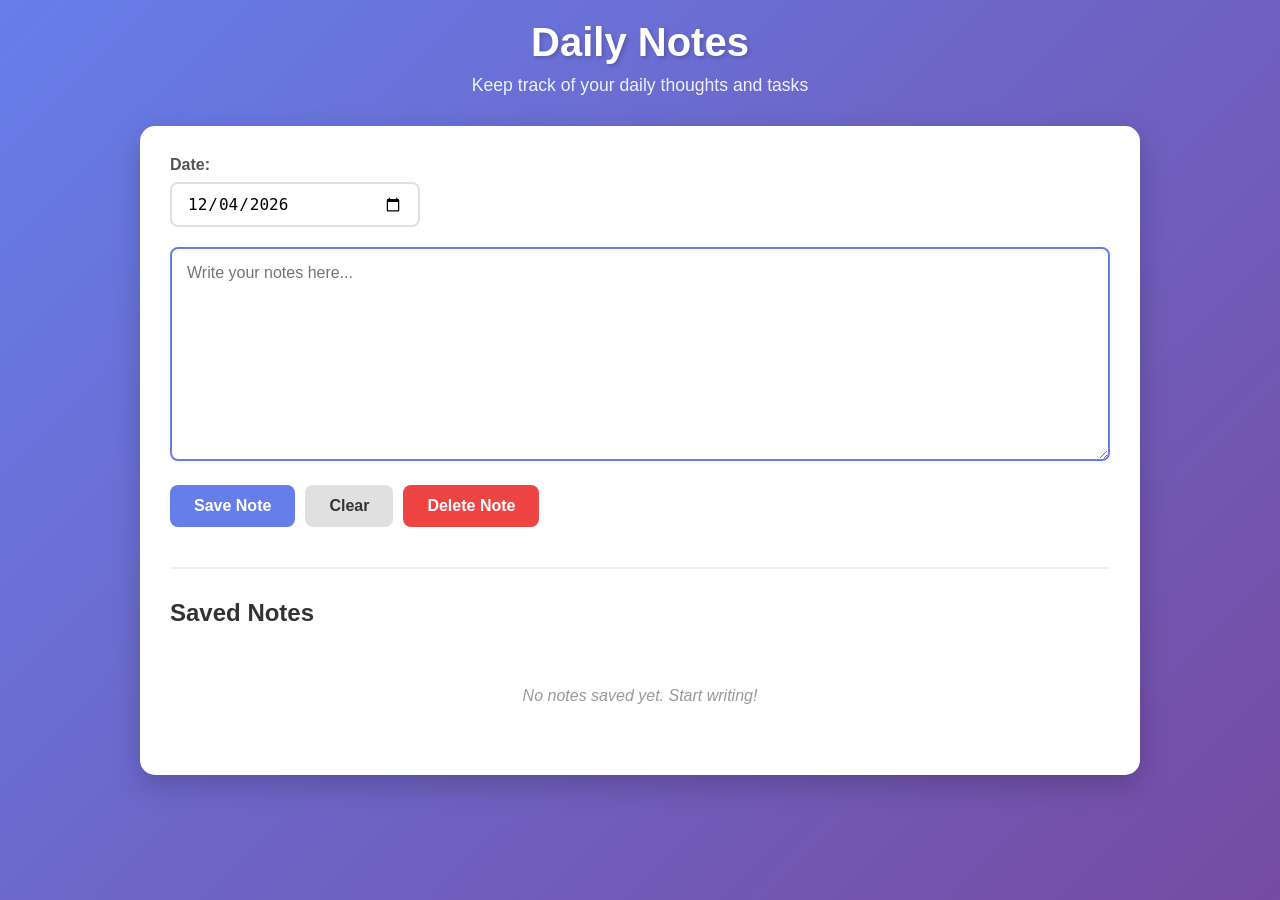
<file: index.html>
<!DOCTYPE html>
<html lang="en">
<head>
    <meta charset="UTF-8">
    <meta name="viewport" content="width=device-width, initial-scale=1.0">
    <title>Daily Notes</title>
    <link rel="stylesheet" href="style.css">
</head>
<body>
    <div class="container">
        <header>
            <h1>Daily Notes</h1>
            <p class="subtitle">Keep track of your daily thoughts and tasks</p>
        </header>

        <main>
            <div class="note-input-section">
                <div class="date-selector">
                    <label for="note-date">Date:</label>
                    <input type="date" id="note-date" />
                </div>

                <div class="note-editor">
                    <textarea
                        id="note-content"
                        placeholder="Write your notes here..."
                        rows="10"
                    ></textarea>
                </div>

                <div class="button-group">
                    <button id="save-btn" class="btn btn-primary">Save Note</button>
                    <button id="clear-btn" class="btn btn-secondary">Clear</button>
                    <button id="delete-btn" class="btn btn-danger">Delete Note</button>
                </div>
            </div>

            <div class="notes-list-section">
                <h2>Saved Notes</h2>
                <div id="notes-list" class="notes-list">
                    <p class="empty-state">No notes saved yet. Start writing!</p>
                </div>
            </div>
        </main>
    </div>

    <script src="script.js"></script>
</body>
</html>
</file>
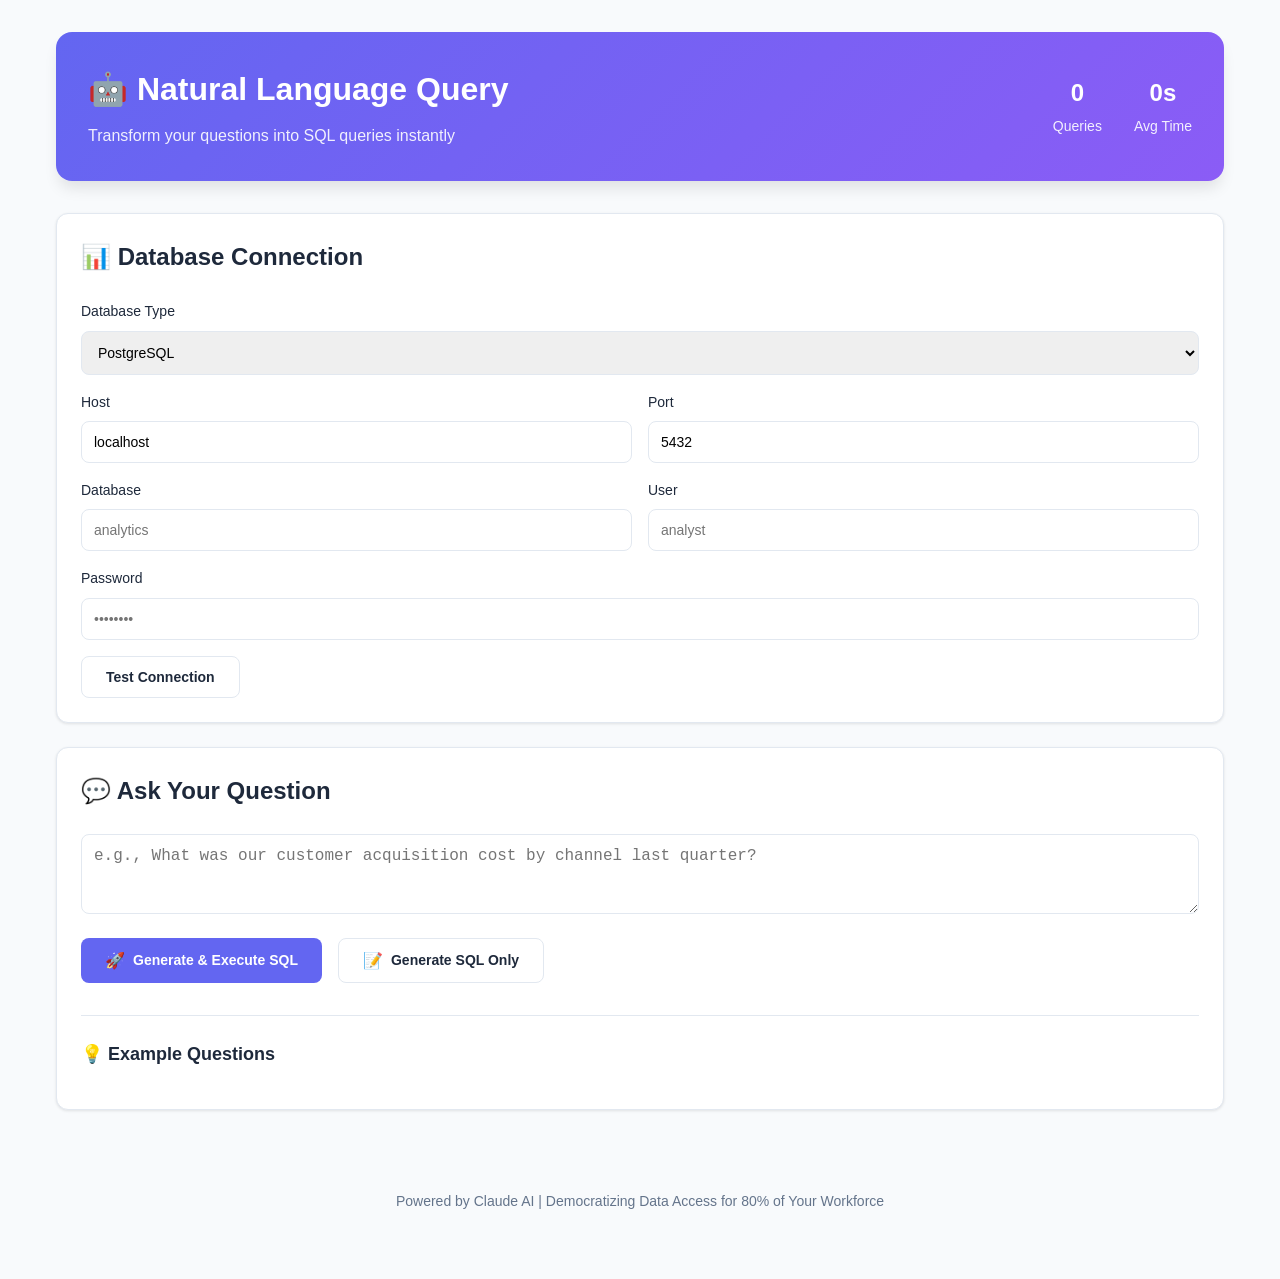
<file: nlq-app/frontend/public/index.html>
<!DOCTYPE html>
<html lang="en">
<head>
    <meta charset="UTF-8">
    <meta name="viewport" content="width=device-width, initial-scale=1.0">
    <title>Natural Language Query - AI-Powered SQL Generation</title>
    <link rel="stylesheet" href="styles.css">
</head>
<body>
    <div class="container">
        <!-- Header -->
        <header>
            <div class="header-content">
                <h1>🤖 Natural Language Query</h1>
                <p class="subtitle">Transform your questions into SQL queries instantly</p>
            </div>
            <div class="stats">
                <div class="stat-item">
                    <span class="stat-value" id="queryCount">0</span>
                    <span class="stat-label">Queries</span>
                </div>
                <div class="stat-item">
                    <span class="stat-value" id="avgTime">0s</span>
                    <span class="stat-label">Avg Time</span>
                </div>
            </div>
        </header>

        <!-- Main Content -->
        <main>
            <!-- Database Connection Section -->
            <section class="card connection-card">
                <h2>📊 Database Connection</h2>

                <div class="form-group">
                    <label for="dbType">Database Type</label>
                    <select id="dbType" class="form-control">
                        <option value="postgresql">PostgreSQL</option>
                        <option value="mysql">MySQL</option>
                        <option value="snowflake">Snowflake</option>
                        <option value="databricks">Databricks</option>
                    </select>
                </div>

                <div id="connectionFields">
                    <!-- PostgreSQL/MySQL fields (default) -->
                    <div class="form-row">
                        <div class="form-group">
                            <label for="host">Host</label>
                            <input type="text" id="host" class="form-control" placeholder="localhost">
                        </div>
                        <div class="form-group">
                            <label for="port">Port</label>
                            <input type="text" id="port" class="form-control" placeholder="5432">
                        </div>
                    </div>

                    <div class="form-row">
                        <div class="form-group">
                            <label for="database">Database</label>
                            <input type="text" id="database" class="form-control" placeholder="analytics">
                        </div>
                        <div class="form-group">
                            <label for="user">User</label>
                            <input type="text" id="user" class="form-control" placeholder="analyst">
                        </div>
                    </div>

                    <div class="form-group">
                        <label for="password">Password</label>
                        <input type="password" id="password" class="form-control" placeholder="••••••••">
                    </div>
                </div>

                <button id="testConnection" class="btn btn-secondary">Test Connection</button>
                <span id="connectionStatus" class="status-indicator"></span>
            </section>

            <!-- Query Section -->
            <section class="card query-card">
                <h2>💬 Ask Your Question</h2>

                <div class="form-group">
                    <textarea
                        id="queryInput"
                        class="form-control query-input"
                        placeholder="e.g., What was our customer acquisition cost by channel last quarter?"
                        rows="3"
                    ></textarea>
                </div>

                <div class="button-group">
                    <button id="executeQuery" class="btn btn-primary">
                        <span class="btn-icon">🚀</span> Generate & Execute SQL
                    </button>
                    <button id="generateOnly" class="btn btn-secondary">
                        <span class="btn-icon">📝</span> Generate SQL Only
                    </button>
                </div>

                <!-- Example Queries -->
                <div class="examples-section">
                    <h3>💡 Example Questions</h3>
                    <div id="exampleQueries" class="example-chips"></div>
                </div>
            </section>

            <!-- Results Section -->
            <section id="resultsSection" class="card results-card" style="display: none;">
                <h2>📈 Results</h2>

                <!-- Metadata -->
                <div class="result-metadata">
                    <div class="metadata-item">
                        <span class="metadata-label">Complexity:</span>
                        <span id="complexity" class="badge">Medium</span>
                    </div>
                    <div class="metadata-item">
                        <span class="metadata-label">Execution Time:</span>
                        <span id="executionTime">0.00s</span>
                    </div>
                    <div class="metadata-item">
                        <span class="metadata-label">Rows:</span>
                        <span id="rowCount">0</span>
                    </div>
                </div>

                <!-- Explanation -->
                <div class="explanation-section">
                    <h3>📖 Explanation</h3>
                    <p id="explanation" class="explanation-text"></p>
                </div>

                <!-- SQL Query -->
                <div class="sql-section">
                    <div class="sql-header">
                        <h3>💻 Generated SQL</h3>
                        <button id="copySQL" class="btn btn-sm">Copy</button>
                    </div>
                    <pre id="sqlQuery" class="sql-code"></pre>
                </div>

                <!-- Assumptions -->
                <div id="assumptionsSection" class="assumptions-section" style="display: none;">
                    <h3>⚠️ Assumptions</h3>
                    <ul id="assumptions"></ul>
                </div>

                <!-- Data Table -->
                <div id="dataSection" class="data-section" style="display: none;">
                    <div class="table-header">
                        <h3>📊 Query Results</h3>
                        <button id="exportCSV" class="btn btn-sm">Export CSV</button>
                    </div>
                    <div class="table-container">
                        <table id="resultsTable" class="data-table"></table>
                    </div>
                </div>
            </section>

            <!-- Loading Indicator -->
            <div id="loadingIndicator" class="loading-overlay" style="display: none;">
                <div class="loading-spinner"></div>
                <p>Processing your query...</p>
            </div>

            <!-- Error Section -->
            <section id="errorSection" class="card error-card" style="display: none;">
                <h2>❌ Error</h2>
                <p id="errorMessage"></p>
            </section>
        </main>

        <!-- Footer -->
        <footer>
            <p>Powered by Claude AI | Democratizing Data Access for 80% of Your Workforce</p>
        </footer>
    </div>

    <script src="app.js"></script>
</body>
</html>
</file>
<file: style.css>
* {
    margin: 0;
    padding: 0;
    box-sizing: border-box;
}

body {
    font-family: -apple-system, BlinkMacSystemFont, 'Segoe UI', Roboto, 'Helvetica Neue', Arial, sans-serif;
    background: linear-gradient(135deg, #667eea 0%, #764ba2 100%);
    min-height: 100vh;
    padding: 20px;
    color: #333;
}

.container {
    max-width: 1000px;
    margin: 0 auto;
}

header {
    text-align: center;
    color: white;
    margin-bottom: 30px;
}

header h1 {
    font-size: 2.5rem;
    margin-bottom: 10px;
    text-shadow: 2px 2px 4px rgba(0, 0, 0, 0.2);
}

.subtitle {
    font-size: 1.1rem;
    opacity: 0.9;
}

main {
    background: white;
    border-radius: 15px;
    padding: 30px;
    box-shadow: 0 10px 30px rgba(0, 0, 0, 0.2);
}

.note-input-section {
    margin-bottom: 40px;
}

.date-selector {
    margin-bottom: 20px;
}

.date-selector label {
    display: block;
    font-weight: 600;
    margin-bottom: 8px;
    color: #555;
}

.date-selector input[type="date"] {
    width: 100%;
    max-width: 250px;
    padding: 10px 15px;
    border: 2px solid #e0e0e0;
    border-radius: 8px;
    font-size: 1rem;
    transition: border-color 0.3s;
}

.date-selector input[type="date"]:focus {
    outline: none;
    border-color: #667eea;
}

.note-editor {
    margin-bottom: 20px;
}

#note-content {
    width: 100%;
    padding: 15px;
    border: 2px solid #e0e0e0;
    border-radius: 8px;
    font-size: 1rem;
    font-family: inherit;
    resize: vertical;
    transition: border-color 0.3s;
}

#note-content:focus {
    outline: none;
    border-color: #667eea;
}

.button-group {
    display: flex;
    gap: 10px;
    flex-wrap: wrap;
}

.btn {
    padding: 12px 24px;
    border: none;
    border-radius: 8px;
    font-size: 1rem;
    font-weight: 600;
    cursor: pointer;
    transition: all 0.3s;
}

.btn-primary {
    background: #667eea;
    color: white;
}

.btn-primary:hover {
    background: #5568d3;
    transform: translateY(-2px);
    box-shadow: 0 4px 12px rgba(102, 126, 234, 0.4);
}

.btn-secondary {
    background: #e0e0e0;
    color: #333;
}

.btn-secondary:hover {
    background: #d0d0d0;
}

.btn-danger {
    background: #ef4444;
    color: white;
}

.btn-danger:hover {
    background: #dc2626;
    transform: translateY(-2px);
    box-shadow: 0 4px 12px rgba(239, 68, 68, 0.4);
}

.notes-list-section {
    border-top: 2px solid #f0f0f0;
    padding-top: 30px;
}

.notes-list-section h2 {
    color: #333;
    margin-bottom: 20px;
    font-size: 1.5rem;
}

.notes-list {
    display: flex;
    flex-direction: column;
    gap: 15px;
}

.empty-state {
    text-align: center;
    color: #999;
    padding: 40px;
    font-style: italic;
}

.note-item {
    background: #f8f9fa;
    border-left: 4px solid #667eea;
    padding: 15px 20px;
    border-radius: 8px;
    cursor: pointer;
    transition: all 0.3s;
}

.note-item:hover {
    background: #e9ecef;
    transform: translateX(5px);
}

.note-item.active {
    background: #e7e9ff;
    border-left-color: #764ba2;
}

.note-date {
    font-weight: 600;
    color: #667eea;
    margin-bottom: 8px;
    font-size: 0.95rem;
}

.note-preview {
    color: #666;
    line-height: 1.6;
    white-space: pre-wrap;
    overflow: hidden;
    text-overflow: ellipsis;
    display: -webkit-box;
    -webkit-line-clamp: 3;
    -webkit-box-orient: vertical;
}

@media (max-width: 768px) {
    header h1 {
        font-size: 2rem;
    }

    main {
        padding: 20px;
    }

    .button-group {
        flex-direction: column;
    }

    .btn {
        width: 100%;
    }
}
</file>
<file: nlq-app/frontend/public/styles.css>
/* Reset and Base Styles */
* {
    margin: 0;
    padding: 0;
    box-sizing: border-box;
}

:root {
    --primary-color: #6366f1;
    --primary-dark: #4f46e5;
    --secondary-color: #8b5cf6;
    --success-color: #10b981;
    --danger-color: #ef4444;
    --warning-color: #f59e0b;
    --bg-color: #f8fafc;
    --card-bg: #ffffff;
    --text-primary: #1e293b;
    --text-secondary: #64748b;
    --border-color: #e2e8f0;
    --shadow: 0 1px 3px 0 rgba(0, 0, 0, 0.1);
    --shadow-lg: 0 10px 15px -3px rgba(0, 0, 0, 0.1);
}

body {
    font-family: -apple-system, BlinkMacSystemFont, 'Segoe UI', 'Roboto', 'Oxygen', 'Ubuntu', sans-serif;
    background: var(--bg-color);
    color: var(--text-primary);
    line-height: 1.6;
    min-height: 100vh;
}

.container {
    max-width: 1200px;
    margin: 0 auto;
    padding: 2rem 1rem;
}

/* Header */
header {
    background: linear-gradient(135deg, var(--primary-color) 0%, var(--secondary-color) 100%);
    color: white;
    padding: 2rem;
    border-radius: 1rem;
    margin-bottom: 2rem;
    box-shadow: var(--shadow-lg);
    display: flex;
    justify-content: space-between;
    align-items: center;
}

.header-content h1 {
    font-size: 2rem;
    font-weight: 700;
    margin-bottom: 0.5rem;
}

.subtitle {
    font-size: 1rem;
    opacity: 0.9;
}

.stats {
    display: flex;
    gap: 2rem;
}

.stat-item {
    text-align: center;
}

.stat-value {
    display: block;
    font-size: 1.5rem;
    font-weight: 700;
}

.stat-label {
    font-size: 0.875rem;
    opacity: 0.9;
}

/* Cards */
.card {
    background: var(--card-bg);
    border-radius: 0.75rem;
    padding: 1.5rem;
    margin-bottom: 1.5rem;
    box-shadow: var(--shadow);
    border: 1px solid var(--border-color);
}

.card h2 {
    font-size: 1.5rem;
    margin-bottom: 1.5rem;
    color: var(--text-primary);
}

.card h3 {
    font-size: 1.125rem;
    margin-bottom: 1rem;
    color: var(--text-primary);
}

/* Form Elements */
.form-group {
    margin-bottom: 1rem;
}

.form-row {
    display: grid;
    grid-template-columns: 1fr 1fr;
    gap: 1rem;
}

label {
    display: block;
    margin-bottom: 0.5rem;
    font-weight: 500;
    color: var(--text-primary);
    font-size: 0.875rem;
}

.form-control {
    width: 100%;
    padding: 0.75rem;
    border: 1px solid var(--border-color);
    border-radius: 0.5rem;
    font-size: 0.875rem;
    transition: border-color 0.2s, box-shadow 0.2s;
}

.form-control:focus {
    outline: none;
    border-color: var(--primary-color);
    box-shadow: 0 0 0 3px rgba(99, 102, 241, 0.1);
}

.query-input {
    font-size: 1rem;
    resize: vertical;
    min-height: 80px;
}

/* Buttons */
.btn {
    padding: 0.75rem 1.5rem;
    border: none;
    border-radius: 0.5rem;
    font-size: 0.875rem;
    font-weight: 600;
    cursor: pointer;
    transition: all 0.2s;
    display: inline-flex;
    align-items: center;
    gap: 0.5rem;
}

.btn-primary {
    background: var(--primary-color);
    color: white;
}

.btn-primary:hover {
    background: var(--primary-dark);
    transform: translateY(-1px);
    box-shadow: var(--shadow-lg);
}

.btn-secondary {
    background: white;
    color: var(--text-primary);
    border: 1px solid var(--border-color);
}

.btn-secondary:hover {
    background: var(--bg-color);
}

.btn-sm {
    padding: 0.5rem 1rem;
    font-size: 0.75rem;
}

.button-group {
    display: flex;
    gap: 1rem;
    margin-bottom: 1.5rem;
}

.btn-icon {
    font-size: 1rem;
}

/* Example Queries */
.examples-section {
    margin-top: 2rem;
    padding-top: 1.5rem;
    border-top: 1px solid var(--border-color);
}

.example-chips {
    display: flex;
    flex-wrap: wrap;
    gap: 0.5rem;
}

.example-chip {
    padding: 0.5rem 1rem;
    background: var(--bg-color);
    border: 1px solid var(--border-color);
    border-radius: 2rem;
    font-size: 0.875rem;
    cursor: pointer;
    transition: all 0.2s;
}

.example-chip:hover {
    background: var(--primary-color);
    color: white;
    border-color: var(--primary-color);
}

/* Results Section */
.result-metadata {
    display: flex;
    gap: 2rem;
    margin-bottom: 1.5rem;
    padding: 1rem;
    background: var(--bg-color);
    border-radius: 0.5rem;
}

.metadata-item {
    display: flex;
    align-items: center;
    gap: 0.5rem;
}

.metadata-label {
    font-size: 0.875rem;
    color: var(--text-secondary);
}

.badge {
    padding: 0.25rem 0.75rem;
    border-radius: 1rem;
    font-size: 0.75rem;
    font-weight: 600;
    background: var(--primary-color);
    color: white;
}

.badge.low {
    background: var(--success-color);
}

.badge.medium {
    background: var(--warning-color);
}

.badge.high {
    background: var(--danger-color);
}

/* Explanation */
.explanation-section {
    margin-bottom: 1.5rem;
}

.explanation-text {
    padding: 1rem;
    background: var(--bg-color);
    border-left: 4px solid var(--primary-color);
    border-radius: 0.5rem;
    color: var(--text-secondary);
}

/* SQL Code */
.sql-section {
    margin-bottom: 1.5rem;
}

.sql-header {
    display: flex;
    justify-content: space-between;
    align-items: center;
    margin-bottom: 0.5rem;
}

.sql-code {
    background: #1e293b;
    color: #e2e8f0;
    padding: 1.5rem;
    border-radius: 0.5rem;
    overflow-x: auto;
    font-family: 'Courier New', monospace;
    font-size: 0.875rem;
    line-height: 1.6;
}

/* Assumptions */
.assumptions-section ul {
    list-style: none;
    padding: 0;
}

.assumptions-section li {
    padding: 0.5rem 1rem;
    background: #fef3c7;
    border-left: 4px solid var(--warning-color);
    margin-bottom: 0.5rem;
    border-radius: 0.25rem;
    font-size: 0.875rem;
}

/* Data Table */
.table-header {
    display: flex;
    justify-content: space-between;
    align-items: center;
    margin-bottom: 1rem;
}

.table-container {
    overflow-x: auto;
    border: 1px solid var(--border-color);
    border-radius: 0.5rem;
}

.data-table {
    width: 100%;
    border-collapse: collapse;
    font-size: 0.875rem;
}

.data-table th {
    background: var(--bg-color);
    padding: 0.75rem;
    text-align: left;
    font-weight: 600;
    border-bottom: 2px solid var(--border-color);
    position: sticky;
    top: 0;
}

.data-table td {
    padding: 0.75rem;
    border-bottom: 1px solid var(--border-color);
}

.data-table tr:hover {
    background: var(--bg-color);
}

/* Status Indicator */
.status-indicator {
    margin-left: 1rem;
    font-size: 0.875rem;
    font-weight: 500;
}

.status-indicator.success {
    color: var(--success-color);
}

.status-indicator.error {
    color: var(--danger-color);
}

/* Loading */
.loading-overlay {
    position: fixed;
    top: 0;
    left: 0;
    right: 0;
    bottom: 0;
    background: rgba(0, 0, 0, 0.5);
    display: flex;
    flex-direction: column;
    justify-content: center;
    align-items: center;
    z-index: 1000;
    color: white;
}

.loading-spinner {
    width: 50px;
    height: 50px;
    border: 4px solid rgba(255, 255, 255, 0.3);
    border-top-color: white;
    border-radius: 50%;
    animation: spin 1s linear infinite;
}

@keyframes spin {
    to { transform: rotate(360deg); }
}

/* Error Card */
.error-card {
    background: #fee2e2;
    border-color: var(--danger-color);
}

.error-card h2 {
    color: var(--danger-color);
}

#errorMessage {
    color: #991b1b;
    font-size: 0.875rem;
}

/* Footer */
footer {
    text-align: center;
    margin-top: 3rem;
    padding: 2rem;
    color: var(--text-secondary);
    font-size: 0.875rem;
}

/* Responsive */
@media (max-width: 768px) {
    header {
        flex-direction: column;
        text-align: center;
        gap: 1rem;
    }

    .stats {
        justify-content: center;
    }

    .form-row {
        grid-template-columns: 1fr;
    }

    .button-group {
        flex-direction: column;
    }

    .result-metadata {
        flex-direction: column;
        gap: 0.5rem;
    }
}
</file>
